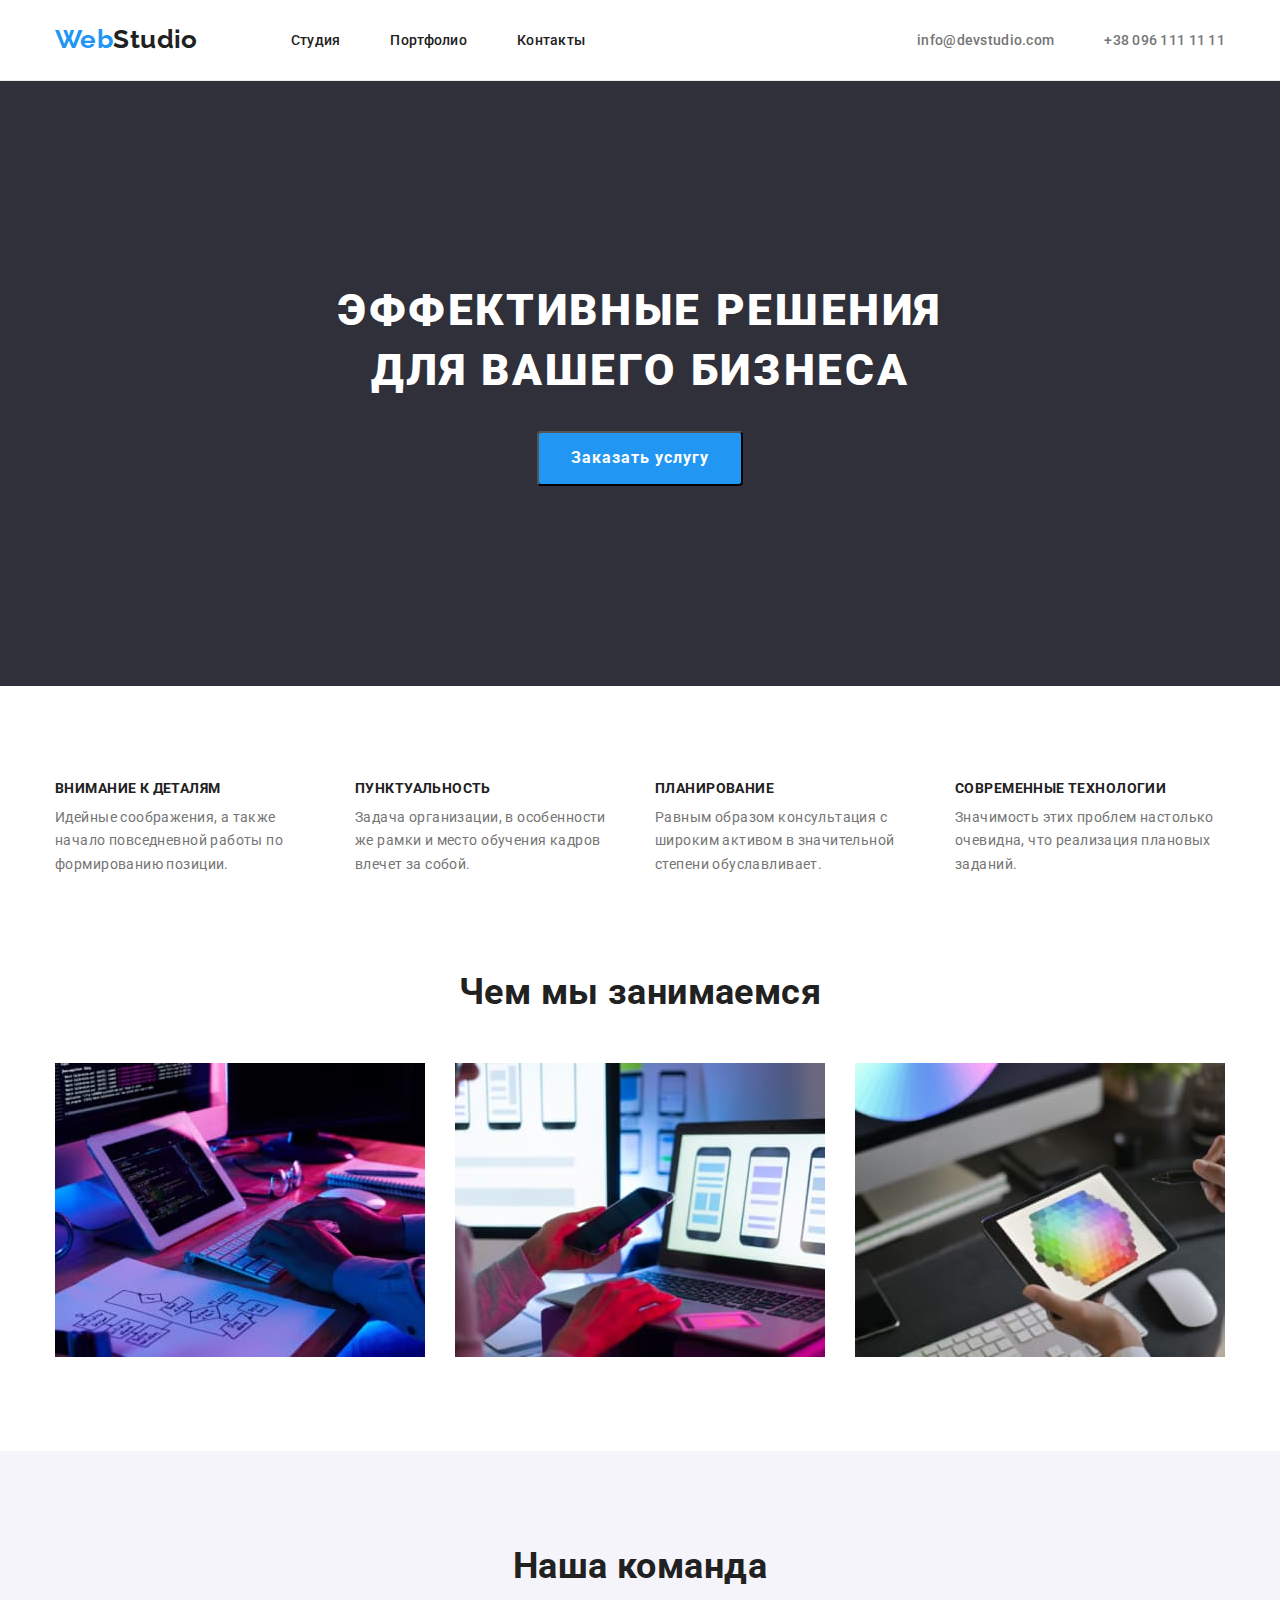
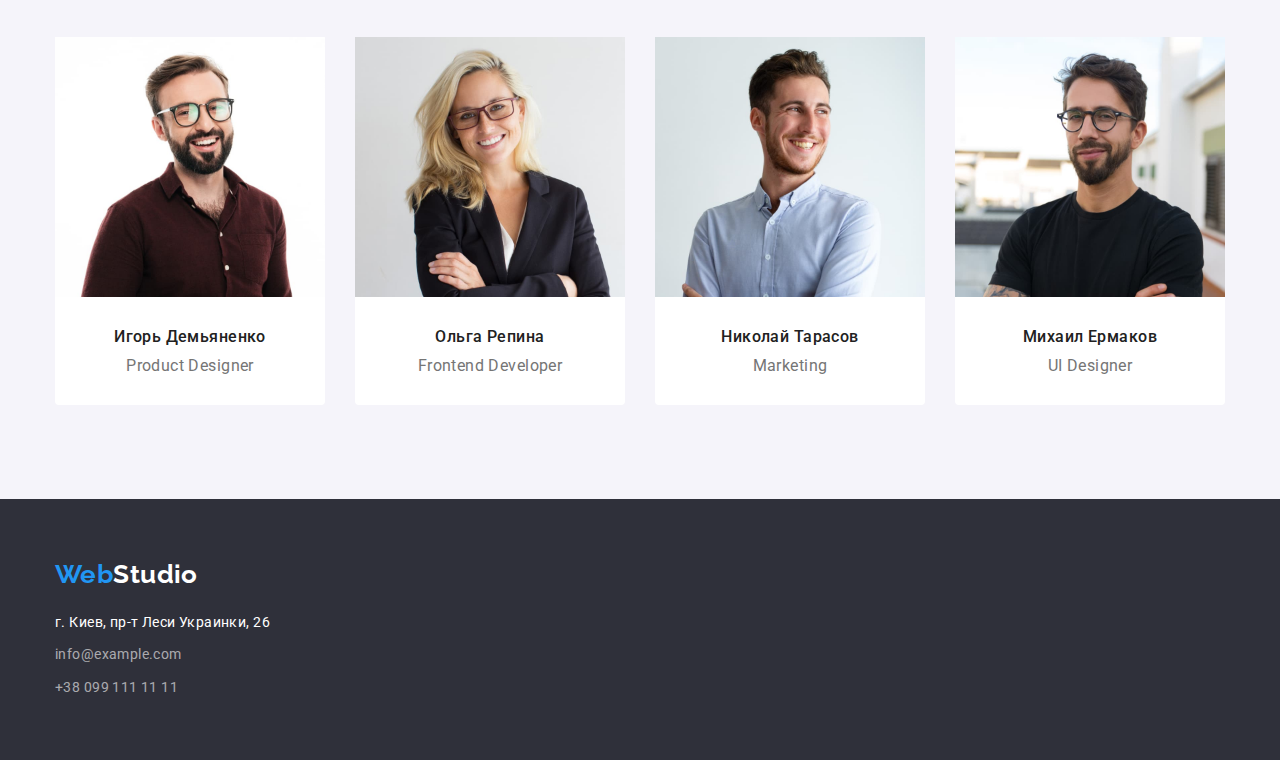
<file: index.html>
<!DOCTYPE html>
<html lang="ru">
<head>
    <meta charset="UTF-8">
    <meta http-equiv="X-UA-Compatible" content="IE=edge">
    <meta name="viewport" content="width=device-width, initial-scale=1.0">
    <title>Студия</title>
    <link rel="stylesheet" href="https://cdnjs.cloudflare.com/ajax/libs/modern-normalize/1.0.0/modern-normalize.min.css">
    <link rel="preconnect" href="https://fonts.gstatic.com">
    <link href="https://fonts.googleapis.com/css2?family=Raleway:wght@700&family=Roboto:wght@400;500;700;900&display=swap"
        rel="stylesheet">
    <link rel="stylesheet" href="./css/styles.css">
</head>
<body>
    <!-- HEADER -->
    <header class="header section">
        <div class="header-box container">
            <nav class="nav">
            <a class="logo link" href="./index.html"><span class="logo-accent"> Web</span>Studio</a>
            <ul class="menu list">
                <li class="menu-item">
                    <a class="menu-link link" href="./index.html">Студия</a>
                </li>
                <li class="menu-item">
                    <a class="menu-link link" href="./portfolio.html">Портфолио</a>
                </li>
                <li class="menu-item">
                    <a class="menu-link link" href="#">Контакты</a>
                </li>
            </ul>
            </nav>
            <ul class="contacts list">
                <li class="contacts-item">
                    <a class="contacts-link link" href="mailto:info@devstudio.com">info@devstudio.com </a>
                </li>
                <li class="contacts-item">
                    <a class="contacts-link link" href="tel:+380961111111">+38 096 111 11 11</a>
                </li>
            </ul>
        </div>
    </header> 
    <!-- MAIN CONTENT -->
    <main class="main-content">
        <!-- hero --> 
        <section class="hero section">
            <div class="hero-box container">
                <h1 class="hero-title">Эффективные решения для вашего бизнеса</h1>
                <button class="hero-button" type="button">Заказать услугу</button>
            </div>
        </section>
        <!-- our-values -->
        <section class="our-values section">
            <div class="our-values-box container">
                <ul class="values list">
                    <li class="values-item">
                        <h3 class="values-title">Внимание к деталям</h3>
                        <p class="values-text">Идейные соображения, а также начало повседневной работы по формированию позиции.</p>
                    </li>
                    <li class="values-item">
                        <h3 class="values-title">Пунктуальность</h3>
                        <p class="values-text">Задача организации, в особенности же рамки и место обучения кадров влечет за собой.</p>
                    </li>
                    <li class="values-item">
                        <h3 class="values-title">Планирование</h3>
                        <p class="values-text">Равным образом консультация с широким активом в значительной степени обуславливает.</p>
                    </li>
                    <li class="values-item">
                        <h3 class="values-title">Современные технологии</h3>
                        <p class="values-text">Значимость этих проблем настолько очевидна, что реализация плановых заданий.</p>
                    </li>
                </ul>
            </div>
        </section>
        <!-- our-projects -->
        <section class="our-projects section">
            <div class="our-projects-box container">
                <h2 class="section-title">Чем мы занимаемся</h2>
                <ul class="projects list">
                    <li class="projects-item">
                        <img src="./images/main-img/box1.jpg" alt="програмист кодит" width="370" height="294">
                    </li>
                    <li class="projects-item">
                        <img src="./images/main-img/box2.jpg" alt="дизайнер делает макет" width="370" height="294">
                    </li>
                    <li class="projects-item">
                        <img src="./images/main-img/box3.jpg" alt="планшет с палитрой красок" width="370" height="294">
                    </li>
                </ul>
            </div>
        </section>
        <!-- our-team -->
        <section class="our-team section">
            <div class="our-team-box container">
                <h2 class="section-title">Наша команда</h2>
                <ul class="team list">
                    <li class="team-item">
                        <img class="team-img" src="./images/main-img/img1.jpg" alt="Product Designer" width="270" height="260">
                        <div class="team-name-box">
                            <h3 class="team-name">Игорь Демьяненко</h3>
                            <p class="profession">Product Designer</p>
                        </div>
                    </li>
                    <li class="team-item">
                        <img class="team-img" src="./images/main-img/img2.jpg" alt="Frontend Developer" width="270" height="260">
                        <div class="team-name-box">
                            <h3 class="team-name">Ольга Репина</h3>
                            <p class="profession">Frontend Developer</p>
                        </div>
                    </li>
                    <li class="team-item">
                        <img class="team-img" src="./images/main-img/img3.jpg" alt="Marketing" width="270" height="260">
                        <div class="team-name-box">
                            <h3 class="team-name">Николай Тарасов</h3>
                            <p class="profession">Marketing</p>
                        </div>
                    </li>
                    <li class="team-item">
                        <img class="team-img" src="./images/main-img/img4.jpg" alt="UI Designer" width="270" height="260">
                        <div class="team-name-box">
                            <h3 class="team-name">Михаил Ермаков</h3>
                            <p class="profession">UI Designer</p>
                        </div>
                    </li>
                </ul>
            </div>
        </section>
    </main>
    <!-- FOOTER -->
    <footer class="footer">
        <div class="footer-box container">
            <a class="footer-logo link" href="./index.html"><span class="logo-accent"> Web</span>Studio</a>
            <address class="footer-address">
                <p class="footer-address-text"> г. Киев, пр-т Леси Украинки, 26 </p>
                <a class="mail link" href="mailto:info@example.com">info@example.com </a><br>
                <a class="tel link" href="tel:+380991111111">+38 099 111 11 11 </a>
            </address>
        </div>
    </footer>
</body>
</html>
</file>
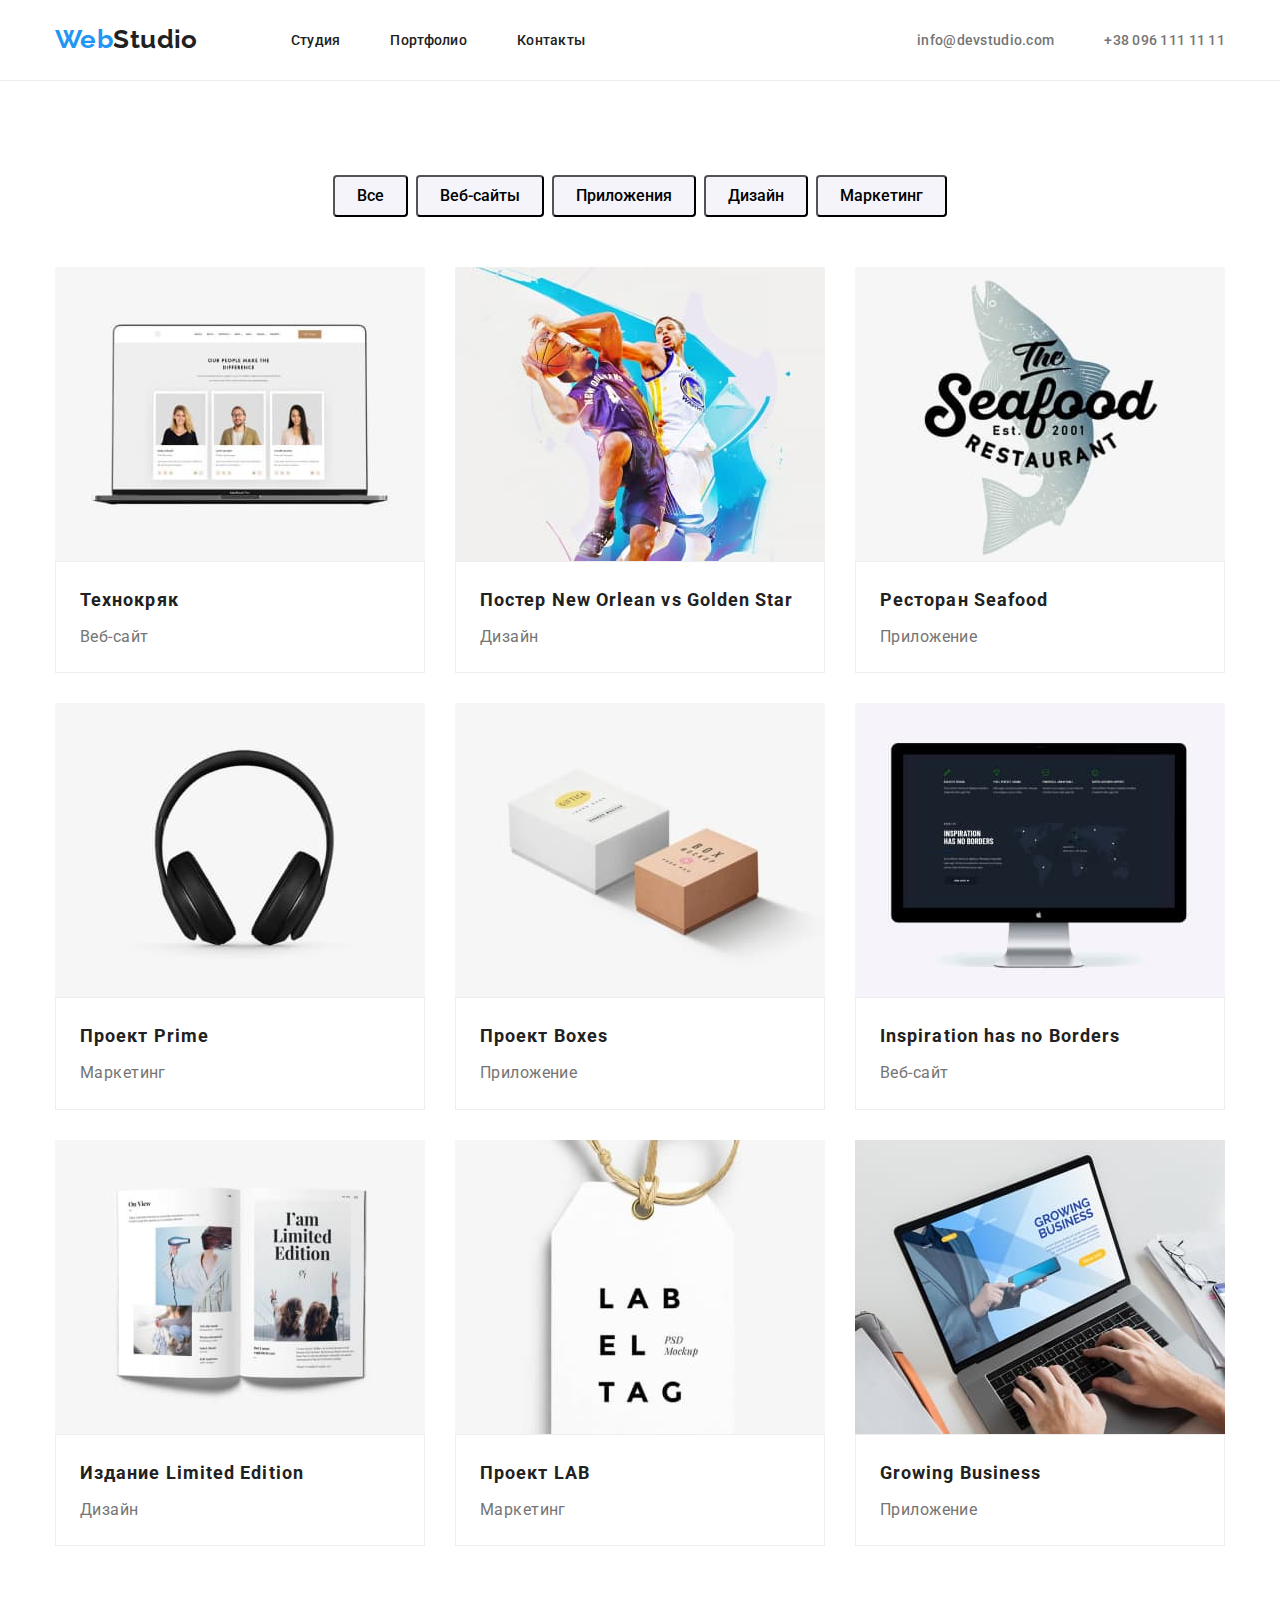
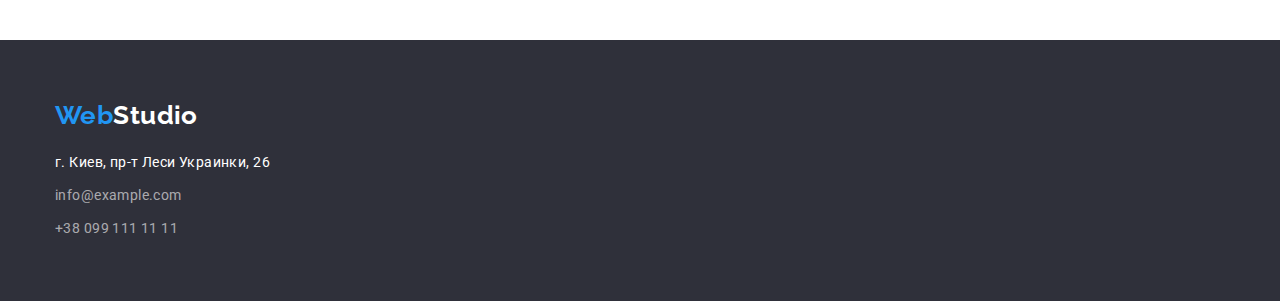
<file: portfolio.html>
<!DOCTYPE html>
<html lang="ru">
<head>
    <meta charset="UTF-8">
    <meta http-equiv="X-UA-Compatible" content="IE=edge">
    <meta name="viewport" content="width=device-width, initial-scale=1.0">
    <title>Portfolio</title>
    <link rel="stylesheet" href="https://cdnjs.cloudflare.com/ajax/libs/modern-normalize/1.0.0/modern-normalize.min.css">
    <link rel="preconnect" href="https://fonts.gstatic.com">
    <link href="https://fonts.googleapis.com/css2?family=Raleway:wght@700&family=Roboto:wght@400;500;700;900&display=swap"
        rel="stylesheet">
    <link rel="stylesheet" href="./css/styles.css">
</head>
<body>
    <!-- header -->
    <header class="header section">
        <div class="header-box container">
            <nav class="nav">
                <a class="logo link" href="./index.html"><span class="logo-accent"> Web</span>Studio</a>
                <ul class="menu list">
                    <li class="menu-item">
                        <a class="menu-link link" href="./index.html">Студия</a>
                    </li>
                    <li class="menu-item">
                        <a class="menu-link link" href="./portfolio.html">Портфолио</a>
                    </li>
                    <li class="menu-item">
                        <a class="menu-link link" href="#">Контакты</a>
                    </li>
                </ul>
            </nav>
            <ul class="contacts list">
                <li class="contacts-item">
                    <a class="contacts-link link" href="mailto:info@devstudio.com">info@devstudio.com </a>
                </li>
                <li class="contacts-item">
                    <a class="contacts-link link" href="tel:+380961111111">+38 096 111 11 11</a>
                </li>
            </ul>
        </div>
    </header>
    <!-- main-content -->
    <main class="portfolio-main">
        <!-- <h1>Портфолио</h1> -->
        <section class="section-gallery">
            <div class="container">
                <ul class="filter list">
                    <li class="filter-item">
                        <button class="filter-button" type="button">Все</button></li>
                    <li class="filter-item">
                        <button class="filter-button" type="button">Веб-сайты</button>
                    </li>
                    <li class="filter-item">
                        <button class="filter-button" type="button">Приложения</button>
                    </li>
                    <li class="filter-item">
                        <button class="filter-button" type="button">Дизайн</button
                        ></li>
                    <li class="filter-item">
                        <button class="filter-button" type="button">Маркетинг</button>
                    </li>
                </ul> 
                <ul class="gallery list">
                    <li class="gallery-item"> 
                        <a class="gallery-link link" href="">
                            <img src="./images/portfolio-img/gallery-img-1.jpg" alt="Ноутбук" width="370" height="294">
                            <div class="gallery-item-box">
                                <h2 class="gallery-title">Технокряк</h2>
                                <p class="gallery-text">Веб-сайт</p>
                            </div>
                        </a>
                    </li>
                    <li  class="gallery-item">
                        <a class="gallery-link link" href="">
                            <img src="./images/portfolio-img/gallery-img-2.jpg" alt="Игра в баскетбол" width="370" height="294">
                            <div class="gallery-item-box">
                                <h2 class="gallery-title">Постер New Orlean vs Golden Star</h2>
                                <p class="gallery-text">Дизайн</p>
                            </div>
                        </a>
                    </li>
                    <li  class="gallery-item">
                        <a class="gallery-link link " href="">
                            <img src="./images/portfolio-img/gallery-img-3.jpg" alt="Логотип ресторана" width="370" height="294">
                            <div class="gallery-item-box">
                                <h2 class="gallery-title">Ресторан Seafood</h2>
                                <p class="gallery-text">Приложение</p>
                            </div>
                        </a>
                    </li>
                    <li  class="gallery-item">
                        <a class="gallery-link link" href="">
                            <img src="./images/portfolio-img/gallery-img-4.jpg" alt="Наушники" width="370" height="294">
                            <div class="gallery-item-box">
                                <h2 class="gallery-title">Проект Prime</h2>
                                <p class="gallery-text">Маркетинг</p>
                            </div>
                        </a>
                    </li>
                    <li  class="gallery-item">
                        <a class="gallery-link link" href="">
                            <img src="./images/portfolio-img/gallery-img-5.jpg" alt="Коробки" width="370" height="294">
                            <div class="gallery-item-box">
                                <h2 class="gallery-title">Проект Boxes</h2>
                                <p class="gallery-text">Приложение</p>
                            </div>
                        </a>
                    </li>
                    <li  class="gallery-item">
                        <a class="gallery-link link" href="">
                            <img src="./images/portfolio-img/gallery-img-6.jpg" alt="Монитор" width="370" height="294">
                            <div class="gallery-item-box">
                                <h2 class="gallery-title">Inspiration has no Borders</h2>
                                <p class="gallery-text">Веб-сайт</p>
                            </div>
                        </a>
                    </li>
                    <li  class="gallery-item">
                        <a class="gallery-link link" href="">
                            <img src="./images/portfolio-img/gallery-img-7.jpg" alt="Книга" width="370" height="294">
                            <div class="gallery-item-box">
                                <h2 class="gallery-title">Издание Limited Edition</h2>
                                <p class="gallery-text">Дизайн</p>
                            </div>
                        </a>
                    </li>
                    <li  class="gallery-item">
                        <a class="gallery-link link" href="">
                            <img src="./images/portfolio-img/gallery-img-8.jpg" alt="Бирка" width="370" height="294">
                            <div class="gallery-item-box">
                                <h2 class="gallery-title">Проект LAB</h2>
                                <p class="gallery-text">Маркетинг</p>
                            </div>
                        </a>
                    </li>
                    <li  class="gallery-item">
                        <a class="gallery-link link" href="">
                            <img src="./images/portfolio-img/gallery-img-9.jpg" alt="Работа за ноутбуком" width="370" height="294">
                            <div class="gallery-item-box"><h2 class="gallery-title">Growing Business</h2>
                            <p class="gallery-text">Приложение</p>
                            </div>
                        </a>
                    </li>
                </ul>
            </div>
        </section>
    </main>
    <!-- footer -->
    <footer class="footer">
        <div class="footer-box container">
            <a class="footer-logo link" href="./index.html"><span class="logo-accent"> Web</span>Studio</a>
            <address class="footer-address">
                <p class="footer-address-text"> г. Киев, пр-т Леси Украинки, 26 </p>
                <a class="mail link" href="mailto:info@example.com">info@example.com </a><br>
                <a class="tel link" href="tel:+380991111111">+38 099 111 11 11 </a>
            </address>
        </div>
    </footer>
</body>
</html>
</file>
<file: css/styles.css>
:root {
  --accent-color: #2196f3;
  --primary-color: #212121;
  --secondary-color: #757575;
}

.list {
  list-style: none;
  padding: 0;
  margin: 0;
}

.link {
  text-decoration: none;
}

h1,
h2,
h3,
h4,
h5,
h6,
p {
  margin-top: 0;
  margin-bottom: 0;
}

ul {
  margin-top: 0;
  margin-bottom: 0;
  padding-left: 0;
}

img {
  display: block;
}

body {
  background-color: #fff;
  color: var(--primary-color);
  font-family: Roboto, sans-serif;
  font-size: 14px;
  letter-spacing: 0.03em;
}
/* =======COMPONENTS======= */

.container {
  width: 1200px;
  margin: 0 auto;
  padding-left: 15px;
  padding-right: 15px;
}

.logo,
.footer-logo {
  color: var(--primary-color);
  font-family: Raleway, sans-serif;
  font-weight: 700;
  font-size: 26px;
  line-height: 1.2;
}

.section-title {
  font-size: 36px;
  line-height: 1.17;
  text-align: center;

  margin-bottom: 50px;
}

.values,
.projects,
.team {
  display: flex;
  margin-top: -30px;
  margin-left: -30px;
}

.values-title,
.team-name {
  margin-bottom: 10px;
}
/* =======END COMPONENTS======= */

/* =========HEADER========= */

.header {
  border-bottom: 1px solid #ececec;
  padding-top: 24px;
  padding-bottom: 25px;
}

.logo-accent,
.menu-link:hover,
.menu-link:focus,
.contacts-link:hover,
.contacts-link:focus {
  color: var(--accent-color);
}

.logo,
.menu-link,
.contacts-link {
  color: var(--primary-color);
}

.contacts-link {
  color: var(--secondary-color);
}

.menu-link,
.contacts-link {
  font-weight: 500;
  font-size: 14px;
  line-height: 1.15;
  letter-spacing: 0.02em;
}

.header-box,
.nav,
.menu,
.contacts {
  display: flex;
  align-items: center;
}

.menu {
  margin-left: 93px;
}

.contacts {
  margin-left: auto;
}

.menu-item:not(:last-child),
.contacts-item:first-child {
  margin-right: 50px;
}

/* =========END HEADER========= */

/* =========MAIN CONTENT========= */

/* hero */

.hero {
  background-color: #2f303a;
  padding-top: 200px;
  padding-bottom: 200px;
  text-align: center;
}

.hero-title {
  color: #fff;
  margin-bottom: 30px;
  display: block;
  margin-left: auto;
  margin-right: auto;
  width: 696px;
  height: 120px;

  font-weight: 900;
  font-size: 44px;
  line-height: 1.36;
  text-align: center;
  letter-spacing: 0.06em;
  text-transform: uppercase;
}
.hero-button {
  background-color: var(--accent-color);
  color: #fff;
  border-radius: 4px;

  font-family: inherit;
  font-weight: 700;
  font-size: 16px;
  line-height: 1.9;
  text-align: center;
  letter-spacing: 0.06em;

  padding: 10px 32px;
}

.hero-button:hover,
.hero-button:active {
  background-color: #188ce8;
  cursor: pointer;
}

/* our-values */

.our-values {
  padding-top: 94px;
  padding-bottom: 47px;
}

.values-item {
  margin-top: 30px;
  margin-left: 30px;
  flex-basis: calc((100% - 120px) / 4);
}

.values-title {
  font-size: 14px;
  line-height: 1.15;
  text-transform: uppercase;
}
.values-text {
  color: var(--secondary-color);
  line-height: 1.7;
}

/* our-projects */

.our-projects {
  padding-top: 47px;
  padding-bottom: 94px;
}
.projects-item {
  margin-top: 30px;
  margin-left: 30px;
}

/* our-team */

.our-team {
  background-color: #f5f4fa;
  padding-top: 94px;
  padding-bottom: 94px;
}

.profession,
.team-name {
  font-size: 16px;
  line-height: 1.19;
  text-align: center;
}

.profession {
  color: var(--secondary-color);
}

.team-name {
  font-weight: 500;
}

.team-name-box {
  padding-top: 30px;
  padding-bottom: 30px;
}

.team-item {
  margin-top: 30px;
  margin-left: 30px;
  background-color: #fff;
  border-radius: 0px 0px 4px 4px;
}
/* =========END MAIN CONTENT========= */

/* =========FOOTER========= */
.footer {
  background-color: #2f303a;
}
.footer-logo {
  color: #fff;
}

.footer-address-text {
  color: #fff;
  font-style: normal;
  line-height: 1.71;
}

.footer-address a {
  color: rgba(255, 255, 255, 0.6);
  font-style: normal;
  line-height: 1.71;
}

.footer-address {
  margin-top: 20px;
}

.footer {
  padding-top: 60px;
  padding-bottom: 60px;
}

.footer-address a {
  display: inline-block;
  margin-top: 9px;
}

/* =========END FOOTER========= */

/* =========PORTFOLIO PAGE========= */

.section-gallery {
  padding-top: 94px;
  padding-bottom: 94px;
}

.filter {
  display: flex;
  justify-content: center;
  margin-bottom: 50px;
}
.filter-item:not(:last-child) {
  margin-right: 8px;
}

.filter-button {
  background-color: #f5f4fa;
  font-family: inherit;
  font-weight: 500;
  font-size: 16px;
  line-height: 1.6;

  padding: 6px 22px;
  border-radius: 4px;
}

.filter-button:hover,
.filter-button:active {
  background-color: #2196f3;
  color: #fff;
  cursor: pointer;
}

.gallery {
  display: flex;
  flex-wrap: wrap;
  margin-top: -30px;
  margin-left: -30px;
}

.gallery-item {
  background: #ffffff;
  margin-top: 30px;
  margin-left: 30px;
}

.gallery-title {
  color: var(--primary-color);
  font-size: 18px;
  line-height: 2;
  letter-spacing: 0.06em;

  margin-bottom: 4px;
}

.gallery-text {
  color: var(--secondary-color);
  font-size: 16px;
  line-height: 1.9;
}

.gallery-item-box {
  padding: 20px 24px;
  border: 1px solid #eeeeee;
}

/* =========END PORTFOLIO PAGE========= */
</file>
